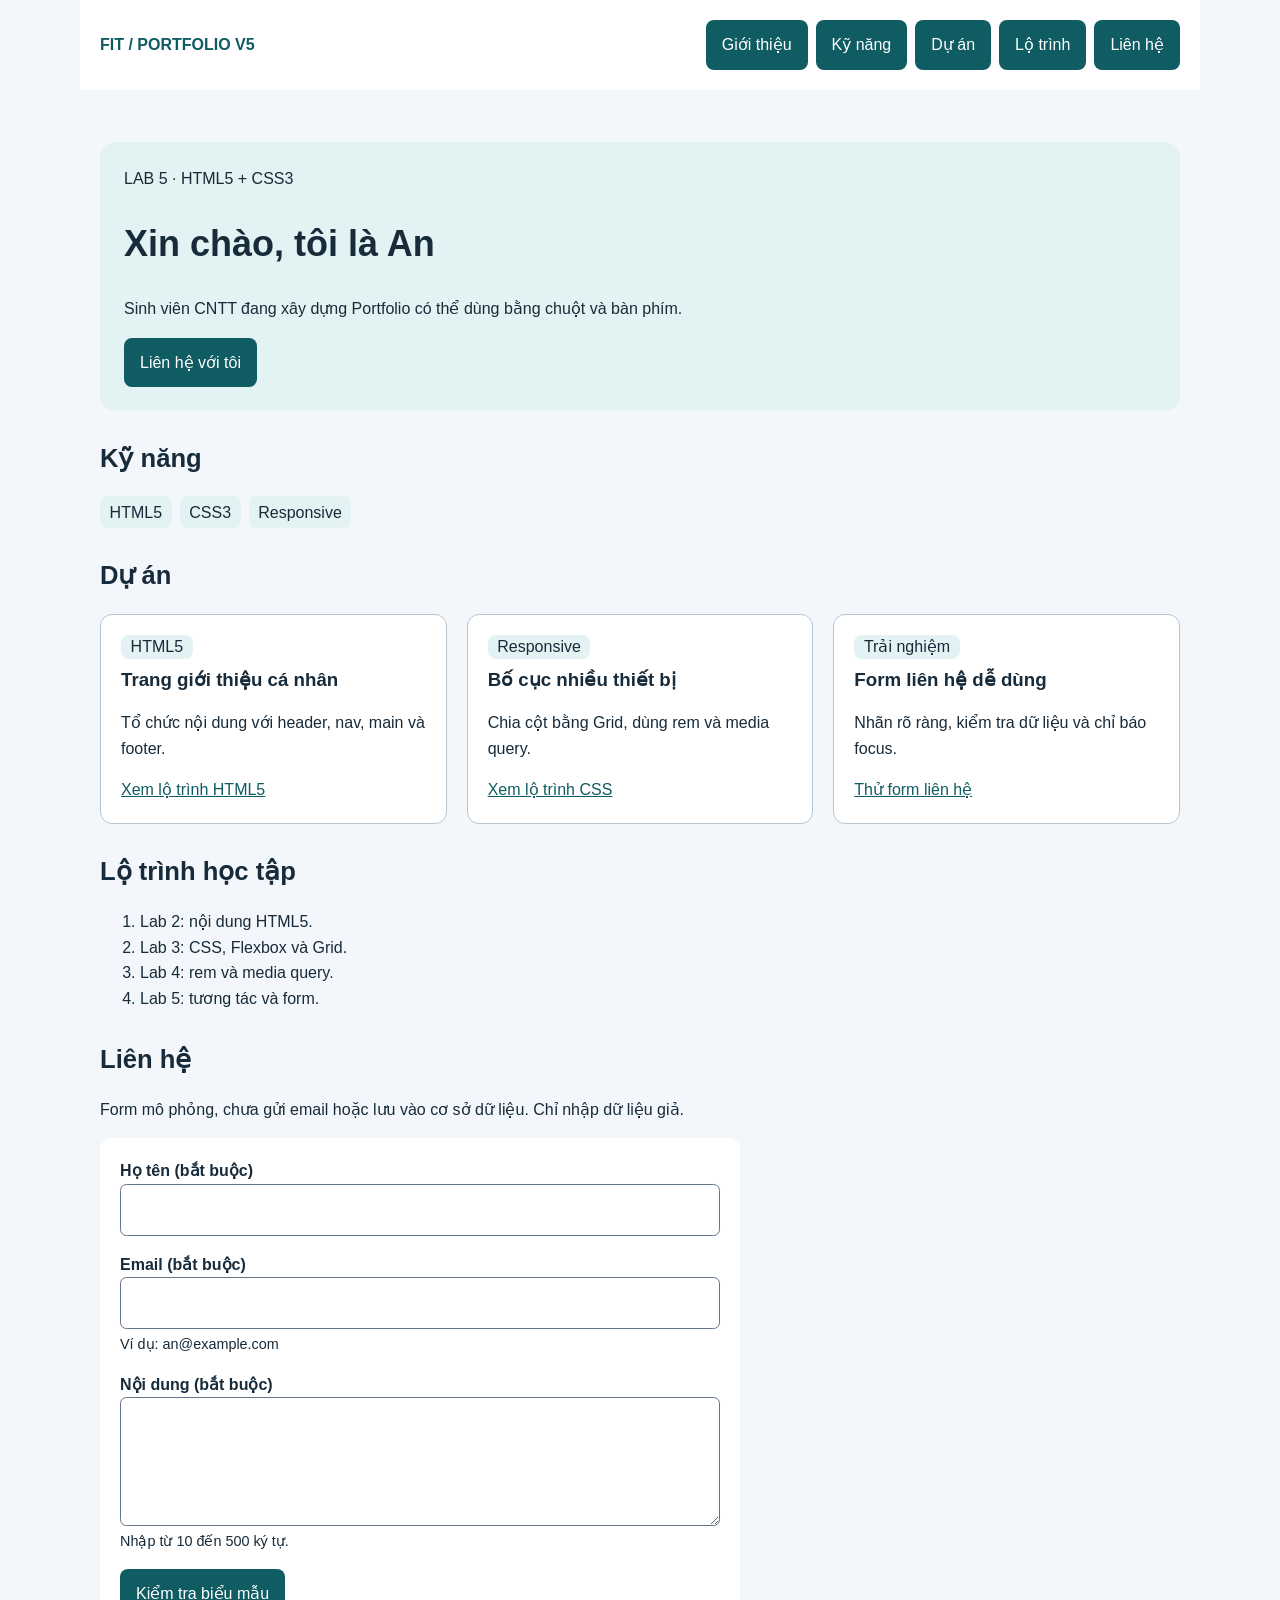
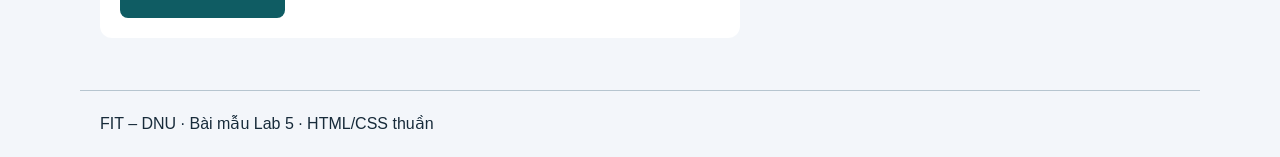
<file: index.html>
<!doctype html>
<html lang="vi">

<head>
    <meta charset="utf-8">
    <meta name="viewport" content="width=device-width,initial-scale=1">
    <title>Lab 5 · Portfolio thực hành</title>
    <link rel="stylesheet" href="css/style.css">
</head>

<body>
    <header><a class="brand" href="#gioi-thieu">FIT / PORTFOLIO V5</a>
        <nav class="menu" aria-label="Điều hướng chính">
            <a href="#gioi-thieu">Giới thiệu</a><a href="#ky-nang">Kỹ năng</a>
            <a href="#du-an">Dự án</a><a href="#lo-trinh">Lộ trình</a><a href="#lien-he">Liên hệ</a>
        </nav>
    </header>
    <main>
        <section class="hero" id="gioi-thieu"><span>LAB 5 · HTML5 + CSS3</span>
            <h1>Xin chào, tôi là An</h1>
            <p>Sinh viên CNTT đang xây dựng Portfolio có thể dùng bằng chuột và bàn phím.</p>
            <a class="button" href="#lien-he">Liên hệ với tôi</a>
        </section>
        <section id="ky-nang">
            <h2>Kỹ năng</h2>
            <ul class="skills">
                <li>HTML5</li>
                <li>CSS3</li>
                <li>Responsive</li>
            </ul>
        </section>
        <section id="du-an">
            <h2>Dự án</h2>
            <div class="project-grid">
                <article class="card"><span class="tag">HTML5</span>
                    <h3>Trang giới thiệu cá nhân</h3>
                    <p>Tổ chức nội dung với header, nav, main và footer.</p><a href="#lo-trinh">Xem lộ trình HTML5</a>
                </article>
                <article class="card"><span class="tag">Responsive</span>
                    <h3>Bố cục nhiều thiết bị</h3>
                    <p>Chia cột bằng Grid, dùng rem và media query.</p><a href="#lo-trinh">Xem lộ trình CSS</a>
                </article>
                <article class="card"><span class="tag">Trải nghiệm</span>
                    <h3>Form liên hệ dễ dùng</h3>
                    <p>Nhãn rõ ràng, kiểm tra dữ liệu và chỉ báo focus.</p><a href="#lien-he">Thử form liên hệ</a>
                </article>
            </div>
        </section>
        <section id="lo-trinh">
            <h2>Lộ trình học tập</h2>
            <ol>
                <li>Lab 2: nội dung HTML5.</li>
                <li>Lab 3: CSS, Flexbox và Grid.</li>
                <li>Lab 4: rem và media query.</li>
                <li>Lab 5: tương tác và form.</li>
            </ol>
        </section>
        <section id="lien-he">
            <h2>Liên hệ</h2>
            <p>Form mô phỏng, chưa gửi email hoặc lưu vào cơ sở dữ liệu. Chỉ nhập dữ liệu giả.</p>
            <form action="ket-qua.html" method="get">
                <div class="form-field">
                    <label for="fullname">Họ tên (bắt buộc)</label><!-- 4.1 -->
                    <input id="fullname" name="fullname" type="text" autocomplete="name" required
                        minlength="2"><!-- 4.4 -->
                </div>
                <div class="form-field"><label for="email">Email (bắt buộc)</label>
                    <input id="email" name="email" type="email" required autocomplete="email"
                        aria-describedby="email-help"><!-- 4.2; 4.3 -->
                    <p class="help" id="email-help">Ví dụ: an@example.com</p>
                </div>
                <div class="form-field"><label for="message">Nội dung (bắt buộc)</label>
                    <textarea id="message" name="message" rows="4" required minlength="10" maxlength="500"
                        aria-describedby="message-help"></textarea><!-- 4.5; 4.6; 4.7 -->
                    <p class="help" id="message-help">Nhập từ 10 đến 500 ký tự.</p>
                </div>
                <button class="button" type="submit">Kiểm tra biểu mẫu</button><!-- 4.8 -->
            </form>
        </section>
    </main>
    <footer>FIT – DNU · Bài mẫu Lab 5 · HTML/CSS thuần</footer>
</body>

</html>
</file>
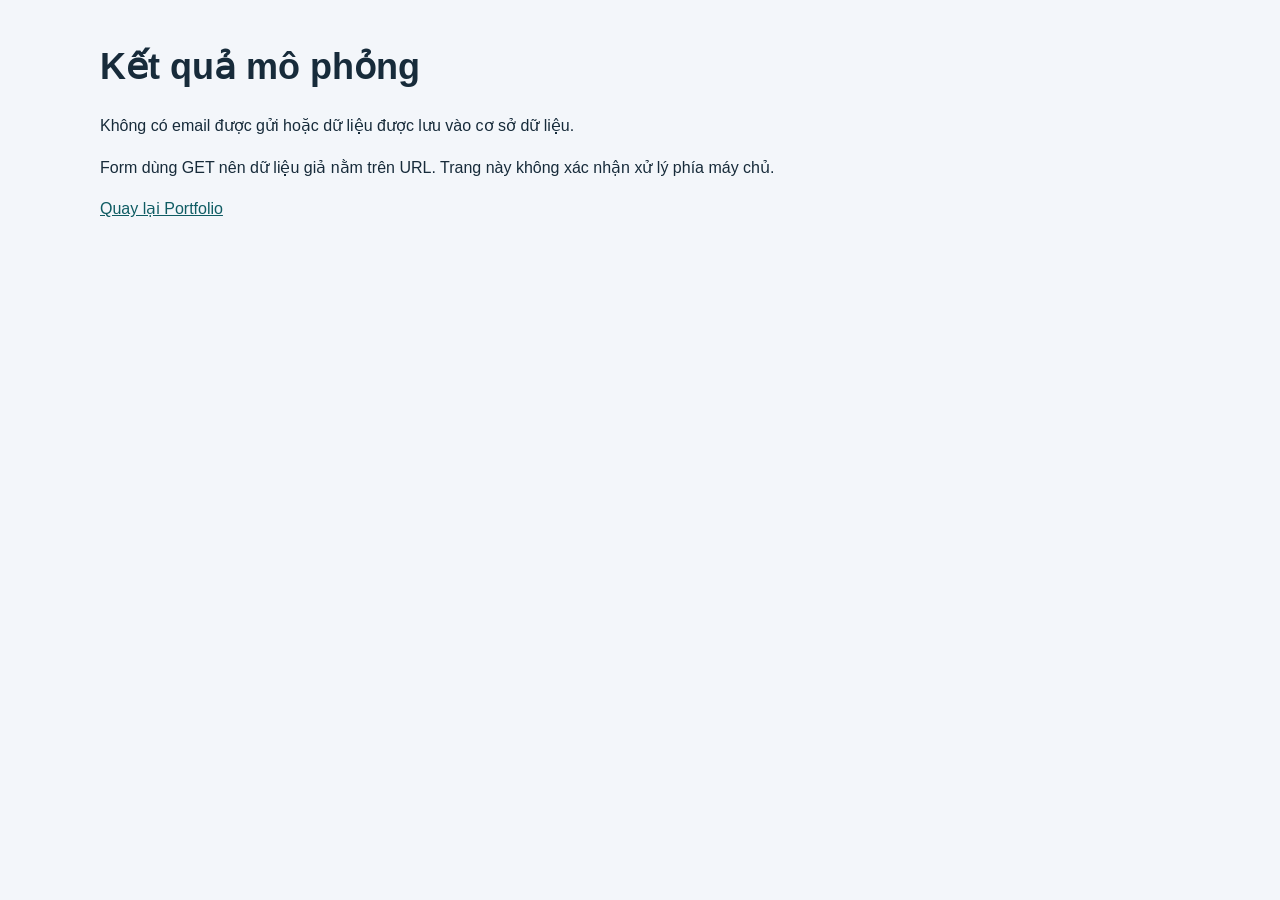
<file: ket-qua.html>
<!doctype html>
<html lang="vi">

<head>
    <meta charset="utf-8">
    <meta name="viewport" content="width=device-width,initial-scale=1">
    <title>Kết quả mô phỏng</title>
    <link rel="stylesheet" href="css/style.css">
</head>

<body>
    <main>
        <h1>Kết quả mô phỏng</h1>
        <p>Không có email được gửi hoặc dữ liệu được lưu vào cơ sở dữ liệu.</p>
        <p>Form dùng GET nên dữ liệu giả nằm trên URL. Trang này không xác nhận xử lý phía máy chủ.</p><a
            href="index.html#lien-he">Quay lại Portfolio</a>
    </main>
</body>

</html>
</file>
<file: css/style.css>
/* LAB 5: chi thay cac o trong co ma 1.1 den 5.6.
   Base responsive tu Lab 4 da hoan thanh. Khong xoa @media. */
:root {
  --bg: #f3f6fa;
  --text: #172b3a;
  --primary: #0f5c63;
  --hover: #083e43;
  --soft: #e3f2f2;
  --focus: #b34500;
  --line: #b6c5cf;
}

* {
  box-sizing: border-box;
}

html {
  font-size: 100%;
}

body {
  margin: 0;
  font-family: Arial, sans-serif;
  line-height: 1.6;
  color: var(--text);
  background: var(--bg);
}

a {
  color: var(--primary);
}

h1,
h2,
h3 {
  line-height: 1.25;
}

h1 {
  font-size: 2.25rem;
}

h2 {
  font-size: 1.6rem;
}

header,
main,
footer {
  max-width: 70rem;
  margin: auto;
  padding: 1.25rem;
}

header {
  background: white;
  display: flex;
  flex-wrap: wrap;
  align-items: center;
  justify-content: space-between;
  gap: 1rem;
}

.brand {
  font-weight: bold;
  text-decoration: none;
}

.menu {
  display: flex;
  flex-wrap: wrap;
  gap: .5rem;
}

.menu a {
  display: inline-block;
  padding: .75rem 1rem;
  border-radius: .5rem;
  background: var(--primary);
  color: white;
  text-decoration: none;
  transition: background-color 180ms ease, color 180ms ease;
}

section {
  margin-block: 2rem;
  scroll-margin-top: 1rem;
}

.hero {
  background: var(--soft);
  padding: 1.5rem;
  border-radius: 1rem;
}

.skills {
  display: flex;
  flex-wrap: wrap;
  gap: .5rem;
  padding: 0;
  list-style: none;
}

.skills li,
.tag {
  background: var(--soft);
  padding: .2rem .6rem;
  border-radius: .5rem;
}

.project-grid {
  display: grid;
  grid-template-columns: 1fr;
  gap: 1.25rem;
}

.card {
  min-width: 0;
  border: 1px solid var(--line);
  border-radius: .75rem;
  padding: 1.25rem;
  background: white;
  overflow-wrap: anywhere;
}

.card h3 {
  margin-top: .5rem;
}

.card a {
  display: inline-block;
}

.button {
  display: inline-block;
  padding: .75rem 1rem;
  border: 0;
  background: var(--primary);
  color: white;
  border-radius: .5rem;
  cursor: pointer;
  text-decoration: none;
}

form {
  max-width: 40rem;
  background: white;
  border-radius: .75rem;
  padding: 1.25rem;
}

.form-field {
  margin-bottom: 1rem;
}

label {
  display: block;
  font-weight: bold;
}

.help {
  font-size: .9rem;
  margin: .25rem 0 0;
}

input,
textarea {
  display: block;
  border: 1px solid #64748b;
  border-radius: .4rem;
}

textarea {
  min-height: 8rem;
}

footer {
  border-top: 1px solid var(--line);
}

@media (min-width:48rem) {
  .project-grid {
    grid-template-columns: repeat(2, minmax(0, 1fr));
  }
}

@media (min-width:64rem) {
  .project-grid {
    grid-template-columns: repeat(3, minmax(0, 1fr));
  }
}

/* NHIEM VU 1: focus va menu. Khong xoa outline mac dinh. */
a:focus-visible,
/* 1.1 */
button:focus-visible,
input:focus-visible,
textarea:focus-visible {
  outline-style: solid;
  /* 1.2 */
  outline-width: .1875rem;
  /* 1.3 */
  outline-color: var(--focus);
  /* 1.4 */
  outline-offset: .1875rem;
  /* 1.5 */
}

.menu a:hover {
  background: var(--soft);
  color: var(--primary);
}

/* 1.6 */
/* NHIEM VU 2: button */
.button {
  transition: background-color
    /* 2.1 */
    180ms
    /* 2.2 */
    ease,
    /* 2.3 */
    transform 180ms ease;
}

.button:hover {
  background: var(--hover);
}

/* 2.4 */
.button:active {
  /* 2.5 */
  transform: translateY(.0625rem);
  /* 2.6 */
}

/* NHIEM VU 3: card va link */
.card {
  transition: transform
    /* 3.1 */
    180ms ease;
}

/* 3.2 */
.card:hover {
  /* 3.3 */
  transform: translateY(-0.25rem);
  /* 3.4; 3.5 */
}

.card:focus-within {
  transform: translateY(-0.25rem);
}

/* 3.6 */
/* NHIEM VU 4 nam trong index.html. */
/* NHIEM VU 5: form */
input,
textarea {
  width: 100%;
  /* 5.1 */
  box-sizing: border-box;
  /* 5.2 */
  padding: .75rem;
  /* 5.3 */
  min-width: 0;
  /* 5.4 */
}

textarea {
  resize: vertical;
}

/* 5.5 */
input,
textarea,
button {
  font: inherit;
}

/* 5.6 */

@media (prefers-reduced-motion: reduce) {
  .menu a,
  .button,
  .card {
    transition: none;
  }

  .button:active,
  .card:hover,
  .card:focus-within {
    transform: none;
  }
}
</file>
